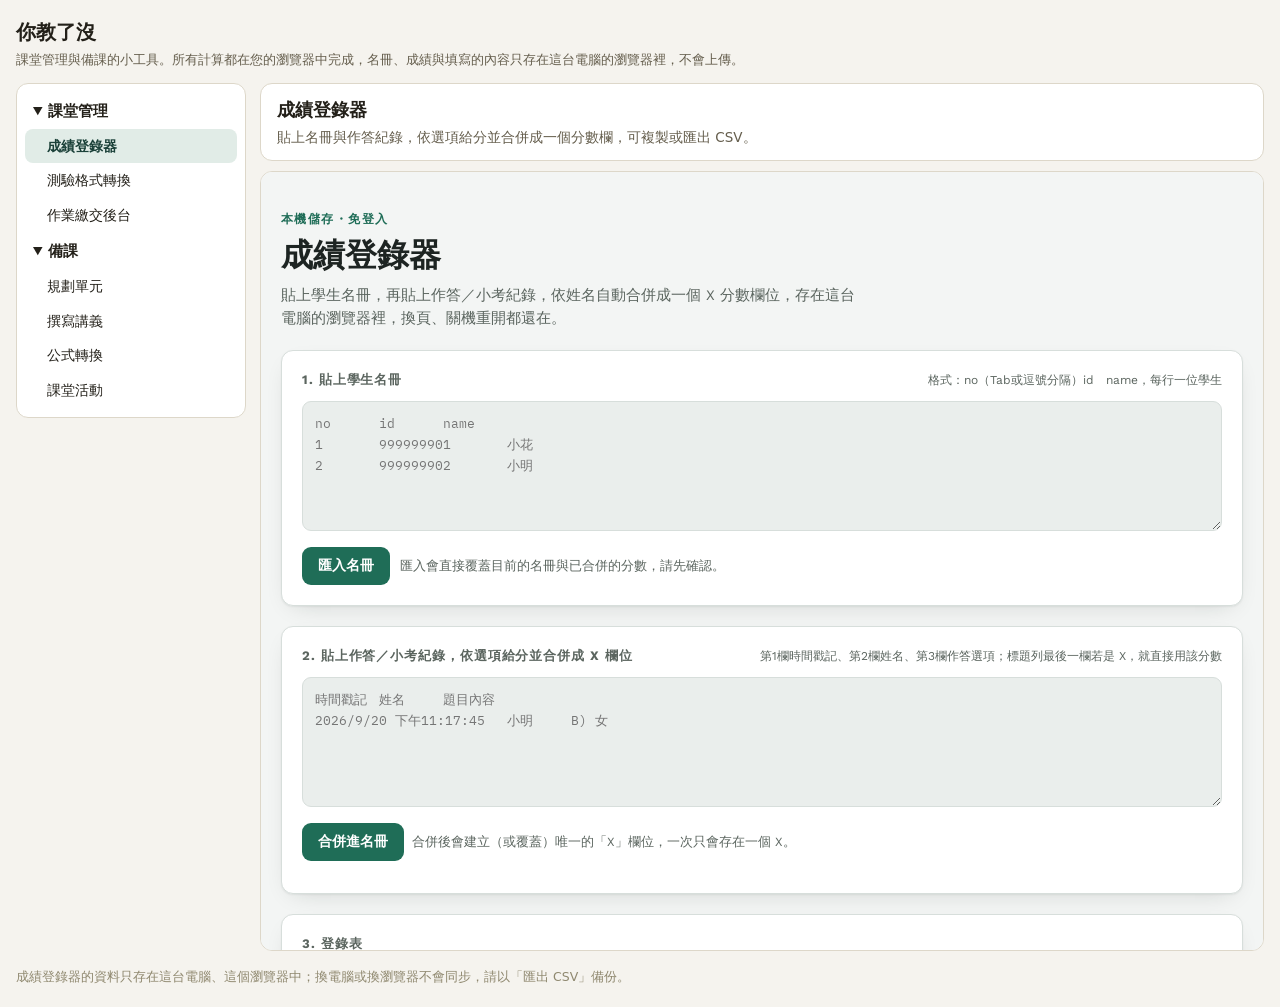
<file: index.html>
<!doctype html>
<html lang="zh-Hant">
<head>
<meta charset="utf-8"><meta name="robots" content="noindex, nofollow">
<meta name="viewport" content="width=device-width,initial-scale=1">
<title>你教了沒</title>
<style>
  :root{
    --bg:#f5f3ee; --surface:#ffffff; --border:#ddd7c9;
    --ink:#232019; --ink-soft:#655e4d; --ink-faint:#8f886f;
    --accent:#28594f; --accent-strong:#1b4139; --accent-soft:#e1ece7;
    --mono: ui-monospace, "Cascadia Mono", Consolas, monospace;
  }
  @media (prefers-color-scheme: dark){
    :root:not([data-theme="light"]){
      --bg:#141612; --surface:#1c1f1a; --border:#373d33;
      --ink:#eae7dc; --ink-soft:#b7b3a1; --ink-faint:#847e69;
      --accent:#79bda7; --accent-strong:#9bd2bf; --accent-soft:#213b34;
    }
  }
  :root[data-theme="dark"]{
    --bg:#141612; --surface:#1c1f1a; --border:#373d33;
    --ink:#eae7dc; --ink-soft:#b7b3a1; --ink-faint:#847e69;
    --accent:#79bda7; --accent-strong:#9bd2bf; --accent-soft:#213b34;
  }
  *{box-sizing:border-box}
  body{margin:0;background:var(--bg);color:var(--ink);font:15px/1.6 "Noto Sans TC","PingFang TC","Microsoft JhengHei",system-ui,sans-serif}
  header.top{max-width:1600px;margin:0 auto;padding:16px 16px 8px}
  header.top h1{margin:0;font-size:20px}
  header.top p{margin:2px 0 0;color:var(--ink-soft);font-size:13px}
  .layout{max-width:1600px;margin:0 auto;padding:4px 16px 16px;display:grid;grid-template-columns:230px minmax(0,1fr);gap:14px;align-items:start}
  #toc{position:sticky;top:12px;background:var(--surface);border:1px solid var(--border);border-radius:12px;padding:8px}
  #toc details{margin:2px 0}
  #toc summary{cursor:pointer;font-weight:700;font-size:14.5px;padding:6px 8px;border-radius:8px}
  #toc summary:hover{background:var(--bg)}
  #toc button{display:block;width:100%;text-align:left;border:0;background:none;color:var(--ink);font:inherit;font-size:14px;padding:6px 8px 6px 22px;border-radius:8px;cursor:pointer}
  #toc button:hover{background:var(--bg)}
  #toc button.on{background:var(--accent-soft);color:var(--accent-strong);font-weight:600}
  .work{display:flex;flex-direction:column;gap:10px;min-width:0}
  #sechead{background:var(--surface);border:1px solid var(--border);border-radius:12px;padding:12px 16px;display:flex;flex-wrap:wrap;align-items:center;justify-content:space-between;gap:10px 20px}
  #secinfo{flex:1 1 320px;min-width:0}
  /* 工具頁（iframe）可透過 postMessage 在標題列右側放一列操作按鈕，例如測驗格式轉換的挑題列 */
  #toolbar{display:flex;flex-wrap:wrap;align-items:center;gap:8px}
  #toolbar[hidden]{display:none}
  #toolbar .lbl{font-size:14.5px;font-weight:600;margin-right:4px}
  #toolbar .lbl b{color:var(--accent);font-family:var(--mono);font-variant-numeric:tabular-nums}
  #toolbar button{border:1px solid var(--border);background:var(--surface);color:var(--ink);padding:5px 12px;border-radius:8px;cursor:pointer;font:inherit;font-size:13.5px}
  #toolbar button:hover{border-color:var(--accent);color:var(--accent-strong)}
  #sechead h2{margin:0;font-size:18px}
  #sechead p{margin:2px 0 0;color:var(--ink-soft);font-size:13.5px}
  ol.steps{list-style:none;margin:10px 0 0;padding:0;display:flex;flex-wrap:wrap;gap:6px;align-items:center}
  ol.steps li{display:flex;align-items:center;gap:6px}
  ol.steps li+li::before{content:"→";color:var(--ink-faint)}
  ol.steps button{border:1px solid var(--border);background:var(--surface);color:var(--ink);padding:6px 12px;border-radius:8px;cursor:pointer;font:inherit;font-size:14px}
  ol.steps button b{font-family:var(--mono);margin-right:6px}
  ol.steps button.on{background:var(--accent);border-color:var(--accent);color:#fff}
  p.stepnote{margin:10px 0 0;padding:8px 12px;border-left:3px solid var(--accent);background:var(--bg);border-radius:0 8px 8px 0;font-size:14px;color:var(--ink)}
  p.extlinks{display:flex;flex-wrap:wrap;gap:8px}
  a.extlink{display:inline-block;margin-top:10px;background:var(--accent);color:#fff;text-decoration:none;padding:8px 16px;border-radius:8px;font-size:14.5px;font-weight:600}
  a.extlink:hover{background:var(--accent-strong)}
  iframe#view[hidden]{display:none}
  iframe#view{width:100%;height:calc(100vh - 120px);min-height:520px;border:1px solid var(--border);border-radius:12px;background:var(--surface)}
  footer{max-width:1600px;margin:0 auto;padding:0 16px 20px;color:var(--ink-faint);font-size:12.5px}
  /* 網站更新提示（與「論到你了」相同） */
  .newver{position:sticky;top:0;z-index:50;display:flex;flex-wrap:wrap;align-items:center;gap:10px;padding:10px 16px;background:#fbf0dc;color:#9a5b00;border-bottom:1px solid #9a5b00;font-weight:600}
  .newver[hidden]{display:none}
  .newver button{padding:5px 12px;border:1px solid #9a5b00;border-radius:8px;background:#9a5b00;color:#fff;font:inherit;cursor:pointer}
  .newver small{font-weight:400}
  @media (prefers-color-scheme: dark){
    :root:not([data-theme="light"]) .newver{background:#3a2f1c;color:#e7b360;border-color:#e7b360}
    :root:not([data-theme="light"]) .newver button{background:#e7b360;border-color:#e7b360;color:#141612}
  }
  @media (max-width:860px){
    .layout{grid-template-columns:minmax(0,1fr)}
    #toc{position:static}
    iframe#view{height:80vh}
  }
</style>
</head>
<body>
<div class="newver" id="newver" hidden>你教了沒已更新。<button type="button" id="newverbtn">重新整理，使用新版</button><small>（成績登錄器的資料存在這台瀏覽器裡，不會遺失；測驗格式轉換等工具的畫面內容會清空，需要重新上傳或貼上）</small></div>
<header class="top">
  <h1>你教了沒</h1>
  <p>課堂管理與備課的小工具。所有計算都在您的瀏覽器中完成，名冊、成績與填寫的內容只存在這台電腦的瀏覽器裡，不會上傳。</p>
</header>

<div class="layout">
  <aside id="toc" aria-label="工具目錄"></aside>
  <div class="work">
    <section id="sechead"><div id="secinfo"></div><div id="toolbar" hidden></div></section>
    <iframe id="view" title="工具"></iframe>
  </div>
</div>
<footer>成績登錄器的資料只存在這台電腦、這個瀏覽器中；換電腦或換瀏覽器不會同步，請以「匯出 CSV」備份。</footer>

<script>
// 側邊目錄：分組 → 項目 → 步驟；每個步驟在右側開啟一個工具頁面
const NAV = [
  { ch: "課堂管理", items: [
    { id: "grades", title: "成績登錄器", desc: "貼上名冊與作答紀錄，依選項給分並合併成一個分數欄，可複製或匯出 CSV。",
      steps: [{ label: "成績登錄器", src: "grades/" }] },
    { id: "aiken", title: "測驗格式轉換", desc: "把選擇題轉成 Moodle 匯入用的 Aiken 或 Moodle XML 格式（XML 可先指定配分），或把填空題轉成 Moodle 克漏字（Cloze）。",
      steps: [{ label: "選擇題（Aiken／XML）", src: "aiken/" },
              { label: "填空題（克漏字）", src: "cloze/",
                note: "貼上填空題文字，逐格填答案與配分，複製結果貼進 Moodle「克漏字」題目的內容欄。" }] },
    { id: "submit", title: "作業繳交後台", desc: "管理各班作業繳交：建立班級、設定作業名稱與說明、產生學生上傳網址。",
      links: [
        { label: "開啟作業繳交後台", href: "https://script.google.com/macros/s/AKfycbzXPWD3kQlTg8wk8ghZWeT_mmwLh3S2llUyhmh2SKTmSWFY794S0AhBkWEyX7xEXZeV/exec?page=admin" },
        { label: "作業檢視（Google Drive）", href: "https://drive.google.com/drive/folders/1TvYphbOlp-JqjF5r1BQRGBCDtVBJOSTe" }],
      steps: [{ label: "作業繳交後台",
        note: "後台會在新分頁開啟。若瀏覽器同時登入多個 Google 帳號而無法登入，請在按鈕上按右鍵，選「在無痕式視窗中開啟連結」。" }] }
  ] },
  { ch: "備課", items: [
    { id: "plan", title: "規劃單元", desc: "把教材切成彼此不重疊的子主題，決定這個單元要寫幾份講義。",
      steps: [{ label: "教學主題菜單", src: "prompt-generator/?embed=1&m=0",
        note: "先把教材上傳到同一個 NotebookLM 筆記本並開新對話；AI 會列出可教的子主題與「講義邊界速查」。" }] },
    { id: "handout", title: "撰寫講義", desc: "依子主題逐份撰寫講義；寫好後若某一段想更深入，再加以深化。",
      steps: [
        { label: "講義生成", src: "prompt-generator/?embed=1&m=1",
          note: "接在「規劃單元」同一個 NotebookLM 對話；貼上講義邊界速查，選一個子主題並調整講義結構。" },
        { label: "深化既有段落", src: "prompt-generator/?embed=1&m=2",
          note: "講義寫好後使用：從講義複製想展開的 ### 區塊，選擇深化方向，產出可直接替換的段落。" }] },
    { id: "latex", title: "公式轉換", desc: "把 NotebookLM 複製下來的公式，轉成 Notion 擴充功能 noeqtion 可一鍵轉換的格式。",
      steps: [{ label: "公式轉換", src: "latex/?embed=1",
        note: "在 NotebookLM 回答下方按「複製」貼到左欄，複製右欄結果貼到 Notion 網頁版，再按 Ctrl+Alt+M。" }] },
    { id: "activity", title: "課堂活動", desc: "依講義內容設計課堂上的小組討論。",
      steps: [{ label: "小組討論題", src: "prompt-generator/?embed=1&m=3",
        note: "接在寫出講義的同一個 NotebookLM 對話，不需要重貼講義。" }] }
  ] }
];
const ITEMS = NAV.flatMap(g => g.items);
const $ = id => document.getElementById(id);
const esc = s => String(s).replace(/[&<>"]/g, c => ({ "&": "&amp;", "<": "&lt;", ">": "&gt;", '"': "&quot;" }[c]));

let state = { item: "grades", step: {} };
try { Object.assign(state, JSON.parse(localStorage.getItem("toolbox-nav") || "{}")); } catch {}
if (!ITEMS.some(i => i.id === state.item)) state.item = "grades";
const save = () => { try { localStorage.setItem("toolbox-nav", JSON.stringify(state)); } catch {} };

// 按「重新整理，使用新版」後，工具頁網址加上 r=時間，避免 iframe 仍讀到瀏覽器快取的舊版（只在這個分頁有效）
let BUST = ""; try { BUST = sessionStorage.getItem("teach-bust") || ""; } catch {}
const withBust = src => !src || !BUST ? src : src + (src.includes("?") ? "&" : "?") + "r=" + BUST;

const item = () => ITEMS.find(i => i.id === state.item);
const stepIdx = () => Math.min(state.step[state.item] || 0, item().steps.length - 1);

function render() {
  $("toc").innerHTML = NAV.map(g => `<details open><summary>${esc(g.ch)}</summary>` +
    g.items.map(i => `<button data-item="${i.id}" class="${i.id === state.item ? "on" : ""}">${esc(i.title)}</button>`).join("") +
    `</details>`).join("");
  const it = item(), k = stepIdx(), st = it.steps[k];
  $("secinfo").innerHTML = `<h2>${esc(it.title)}</h2><p>${esc(it.desc)}</p>` +
    (it.steps.length > 1 ? `<ol class="steps">${it.steps.map((s, j) =>
      `<li><button data-step="${j}" class="${j === k ? "on" : ""}"><b>${j + 1}</b>${esc(s.label)}</button></li>`).join("")}</ol>` : "") +
    (st.note ? `<p class="stepnote">${esc(st.note)}</p>` : "") +
    (it.links ? `<p class="extlinks">${it.links.map(l =>
      `<a class="extlink" href="${esc(l.href)}" target="_blank" rel="noopener">${esc(l.label)} ↗</a>`).join("")}</p>` : "");
  $("view").hidden = !!it.links;
  if (it.links) { clearToolbar(); save(); return; }
  if ($("view").getAttribute("src") !== withBust(st.src)) { clearToolbar(); $("view").setAttribute("src", withBust(st.src)); }
  $("view").title = st.label;
  save();
}

// ---- 工具頁的標題列操作列 ----
// 工具頁送來 {type:"teach:toolbar", label:"已選 {n} / 50 題", strong:"50", buttons:[{id,text}], hidden}，
// 這裡畫在標題列右側並回覆 ack（工具頁收到後就隱藏自己頁內的同一列）；按鈕被按時把 id 傳回工具頁。
function clearToolbar() { $("toolbar").hidden = true; $("toolbar").innerHTML = ""; }
window.addEventListener("message", e => {
  const view = $("view");
  if (!view || e.source !== view.contentWindow) return;
  const d = e.data || {};
  if (d.type !== "teach:toolbar") return;
  e.source.postMessage({ type: "teach:toolbar-ack" }, "*");
  if (d.hidden) { clearToolbar(); return; }
  const lbl = esc(d.label || "").replace("{n}", `<b>${esc(d.strong || "")}</b>`);
  $("toolbar").innerHTML = `<span class="lbl">${lbl}</span>` +
    (d.buttons || []).map(b => `<button type="button" data-tb="${esc(b.id)}">${esc(b.text)}</button>`).join("");
  $("toolbar").hidden = false;
});
$("toolbar").addEventListener("click", e => {
  const b = e.target.closest("button[data-tb]"); if (!b) return;
  $("view").contentWindow.postMessage({ type: "teach:toolbar-click", id: b.dataset.tb }, "*");
});

$("toc").addEventListener("click", e => {
  const b = e.target.closest("button[data-item]"); if (!b) return;
  state.item = b.dataset.item; render();
  if (window.innerWidth < 860) $("sechead").scrollIntoView({ behavior: "smooth" });
});
$("sechead").addEventListener("click", e => {
  const b = e.target.closest("button[data-step]"); if (!b) return;
  state.step[state.item] = +b.dataset.step; render();
});
render();

// 網站更新提示：定期（與切回分頁時）讀取主頁與各工具頁的最新內容，和目前載入的版本比對；不同時顯示提示，按下即載入新版
(() => {
  const pages = [...new Set(["./"].concat(ITEMS.flatMap(i => i.steps.map(s => s.src).filter(Boolean)).map(s => s.split("?")[0])))];
  const loadedUrl = p => p === "./" ? location.pathname + location.search : withBust(p);
  const base = {};
  const get = (url, cache) => fetch(url, { cache }).then(r => r.ok ? r.text() : null).catch(() => null);
  // 基準：瀏覽器目前用的那一份（優先取快取，也就是畫面正在跑的版本）
  Promise.all(pages.map(p => get(loadedUrl(p), "force-cache").then(t => { base[p] = t; })));
  let last = Date.now();
  const check = async () => {
    if (!$("newver").hidden || Date.now() - last < 60000) return; last = Date.now();
    for (const p of pages) {
      if (!base[p]) continue;
      const t = await get(p + "?nv=" + Date.now(), "no-store");
      if (t && t !== base[p]) { $("newver").hidden = false; return; }
    }
  };
  setInterval(check, 5 * 60000);
  document.addEventListener("visibilitychange", () => { if (!document.hidden) check(); });
  window.addEventListener("focus", check);
  $("newverbtn").addEventListener("click", () => {
    const r = String(Date.now());
    try { sessionStorage.setItem("teach-bust", r); } catch {}
    location.href = location.pathname + "?r=" + r;
  });
})();
</script>
</body>
</html>
</file>
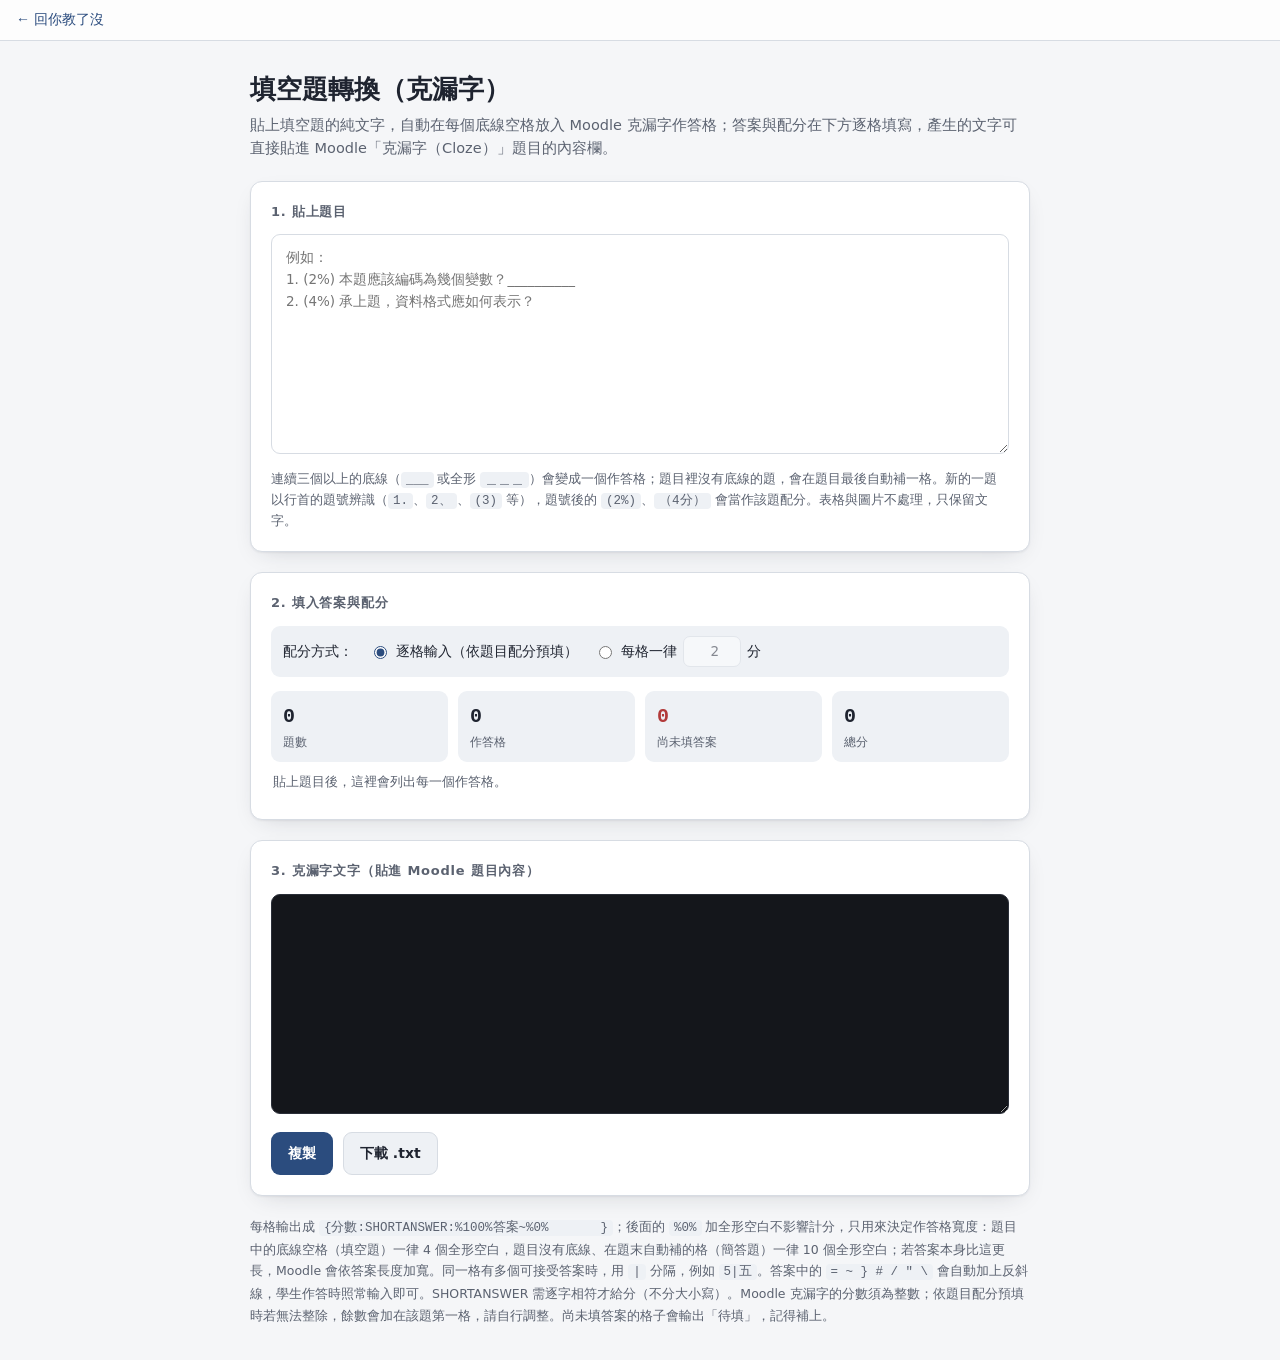
<file: cloze/index.html>
<!doctype html><html lang="zh-Hant"><head><meta charset=utf8><meta name="robots" content="noindex, nofollow"><meta name=viewport content="width=device-width,initial-scale=1"><title>填空題轉換（克漏字）</title></head><body>
<style>.toolbox-back{display:block;padding:10px 16px;font:500 14px/1.4 "Noto Sans TC","PingFang TC","Microsoft JhengHei",sans-serif;background:#ffffffcc;border-bottom:1px solid #d7dce3}.toolbox-back a{color:#2b4c7e;text-decoration:none}.toolbox-back a:hover{text-decoration:underline}@media (prefers-color-scheme:dark){.toolbox-back{background:#1b1e26cc;border-bottom-color:#333846}.toolbox-back a{color:#7fa3d6}}</style>
<nav class="toolbox-back"><a href="../">← 回你教了沒</a></nav><script>if(window.self!==window.top)document.querySelector(".toolbox-back").style.display="none"</script>
<style>
  :root{
    --bg:#F5F6F8; --surface:#FFFFFF; --surface-2:#EEF1F5; --border:#D7DCE3;
    --ink:#1F2430; --ink-muted:#5B6270;
    --accent:#2B4C7E; --accent-ink:#FFFFFF; --accent-soft:#E7EEF7;
    --good:#1F7A54; --good-soft:#E4F3EC;
    --bad:#B23A3A; --bad-soft:#FBEAEA;
    --mono-bg:#14161B; --mono-ink:#E7EAEF; --mono-border:#2A2E38;
    --shadow:0 1px 2px rgba(31,36,48,.06), 0 8px 24px -12px rgba(31,36,48,.22);
    --radius:12px;
  }
  @media (prefers-color-scheme: dark){
    :root:not([data-theme="light"]){
      --bg:#12141A; --surface:#1B1E26; --surface-2:#232733; --border:#333846;
      --ink:#E7EAEF; --ink-muted:#9AA2B2;
      --accent:#7FA3D6; --accent-ink:#0E1420; --accent-soft:#223148;
      --good:#4CAF7D; --good-soft:#16301F;
      --bad:#E27272; --bad-soft:#3A1E1E;
      --shadow:0 1px 2px rgba(0,0,0,.4), 0 8px 24px -12px rgba(0,0,0,.6);
    }
  }
  :root[data-theme="dark"]{
    --bg:#12141A; --surface:#1B1E26; --surface-2:#232733; --border:#333846;
    --ink:#E7EAEF; --ink-muted:#9AA2B2;
    --accent:#7FA3D6; --accent-ink:#0E1420; --accent-soft:#223148;
    --good:#4CAF7D; --good-soft:#16301F;
    --bad:#E27272; --bad-soft:#3A1E1E;
    --shadow:0 1px 2px rgba(0,0,0,.4), 0 8px 24px -12px rgba(0,0,0,.6);
  }
  *{box-sizing:border-box;}
  body{margin:0; background:var(--bg); color:var(--ink);
    font:14px/1.6 "Noto Sans TC","PingFang TC","Microsoft JhengHei",system-ui,sans-serif;}
  .wrap{max-width:820px; margin:0 auto; padding:28px 20px 40px; display:flex; flex-direction:column; gap:20px;}
  header h1{margin:0; font-size:26px;}
  header p{margin:4px 0 0; color:var(--ink-muted); font-size:14.5px; line-height:1.6;}
  .card{background:var(--surface); border:1px solid var(--border); border-radius:var(--radius); box-shadow:var(--shadow); padding:20px;}
  .card h2{font-size:13px; letter-spacing:.06em; font-weight:700; color:var(--ink-muted); margin:0 0 12px;}
  textarea{width:100%; resize:vertical; border:1px solid var(--border); border-radius:9px; padding:12px 14px;
    background:var(--surface); color:var(--ink); font:inherit; font-size:13.5px; line-height:1.6;}
  textarea:focus, input:focus{outline:2px solid var(--accent); outline-offset:-1px;}
  #src{min-height:220px;}
  #out{min-height:220px; background:var(--mono-bg); color:var(--mono-ink); border-color:var(--mono-border);
    font-family:ui-monospace,"Cascadia Mono",Consolas,monospace; font-size:12.5px; white-space:pre-wrap;}
  .hint{font-size:12.5px; color:var(--ink-muted); margin-top:8px; line-height:1.6;}
  .hint code, footer code{font-family:ui-monospace,Consolas,monospace; background:var(--surface-2); padding:1px 5px; border-radius:4px;}

  .modes{display:flex; flex-wrap:wrap; align-items:center; gap:8px 16px; padding:10px 12px; background:var(--surface-2); border-radius:9px; margin-bottom:14px; font-size:13.5px;}
  .modes label{display:inline-flex; align-items:center; gap:6px; cursor:pointer;}
  .modes input[type=radio]{accent-color:var(--accent);}
  input.num{width:58px; padding:4px 6px; border:1px solid var(--border); border-radius:7px; background:var(--surface); color:var(--ink); font:inherit; text-align:right;}
  input.num:disabled{opacity:.5;}

  .q{border:1px solid var(--border); border-radius:10px; padding:12px 14px; margin-top:10px;}
  .q-head{display:flex; align-items:baseline; gap:10px; flex-wrap:wrap; margin-bottom:6px;}
  .q-head b{font-size:14px;}
  .q-head .tot{font-size:12.5px; color:var(--ink-muted);}
  .q-head .tot.warn{color:var(--bad); font-weight:600;}
  .q-text{font-size:12.5px; color:var(--ink-muted); margin-bottom:8px; white-space:pre-wrap; max-height:4.8em; overflow:hidden;}
  .blank{display:grid; grid-template-columns:auto minmax(0,1fr) auto; gap:8px; align-items:center; margin-top:6px;}
  .blank .tag{font-size:12px; font-weight:700; color:var(--accent); background:var(--accent-soft); border-radius:6px; padding:2px 8px; white-space:nowrap;}
  .blank .tag.auto{color:var(--ink-muted); background:var(--surface-2);}
  .blank input.ans{width:100%; padding:6px 9px; border:1px solid var(--border); border-radius:7px; background:var(--surface); color:var(--ink); font:inherit;}
  .blank .pts{display:inline-flex; align-items:center; gap:4px; font-size:12.5px; color:var(--ink-muted);}
  .ctx{grid-column:2 / 4; font-size:12px; color:var(--ink-muted); margin-top:-2px;}
  .ctx mark{background:var(--accent-soft); color:var(--accent); border-radius:3px; padding:0 3px;}

  .summary{display:flex; flex-wrap:wrap; gap:10px; margin-bottom:4px;}
  .stat{flex:1 1 110px; background:var(--surface-2); border-radius:9px; padding:10px 12px;}
  .stat .n{font-family:ui-monospace,Consolas,monospace; font-size:20px; font-weight:600;}
  .stat .l{font-size:12px; color:var(--ink-muted);}
  .stat.bad .n{color:var(--bad);}
  .empty{font-size:13px; color:var(--ink-muted); padding:6px 2px;}

  .btn-row{display:flex; gap:10px; flex-wrap:wrap; margin-top:12px;}
  .btn{font:inherit; font-size:14px; font-weight:600; border-radius:9px; border:1px solid transparent; padding:9px 16px; cursor:pointer;}
  .btn-primary{background:var(--accent); color:var(--accent-ink);}
  .btn-ghost{background:var(--surface-2); color:var(--ink); border-color:var(--border);}
  .toast{position:fixed; left:50%; bottom:24px; transform:translateX(-50%); background:var(--ink); color:var(--bg);
    font-size:13px; padding:9px 16px; border-radius:20px; opacity:0; pointer-events:none; transition:opacity .2s;}
  .toast.show{opacity:1;}
  footer{font-size:12.5px; color:var(--ink-muted); line-height:1.7;}
  @media (max-width:560px){ .blank{grid-template-columns:minmax(0,1fr);} .ctx{grid-column:auto;} }
</style>

<div class="wrap">
  <header>
    <h1>填空題轉換（克漏字）</h1>
    <p>貼上填空題的純文字，自動在每個底線空格放入 Moodle 克漏字作答格；答案與配分在下方逐格填寫，產生的文字可直接貼進 Moodle「克漏字（Cloze）」題目的內容欄。</p>
  </header>

  <section class="card">
    <h2>1. 貼上題目</h2>
    <textarea id="src" spellcheck="false" placeholder="例如：&#10;1. (2%) 本題應該編碼為幾個變數？__________&#10;2. (4%) 承上題，資料格式應如何表示？"></textarea>
    <div class="hint">連續三個以上的底線（<code>___</code> 或全形 <code>＿＿＿</code>）會變成一個作答格；題目裡沒有底線的題，會在題目最後自動補一格。新的一題以行首的題號辨識（<code>1.</code>、<code>2、</code>、<code>(3)</code> 等），題號後的 <code>(2%)</code>、<code>（4分）</code> 會當作該題配分。表格與圖片不處理，只保留文字。</div>
  </section>

  <section class="card">
    <h2>2. 填入答案與配分</h2>
    <div class="modes">
      <span>配分方式：</span>
      <label><input type="radio" name="mode" value="manual" checked> 逐格輸入（依題目配分預填）</label>
      <label><input type="radio" name="mode" value="uniform"> 每格一律 <input class="num" id="uniform" type="number" min="1" step="1" value="2" disabled> 分</label>
    </div>
    <div class="summary">
      <div class="stat"><div class="n" id="sQ">0</div><div class="l">題數</div></div>
      <div class="stat"><div class="n" id="sB">0</div><div class="l">作答格</div></div>
      <div class="stat bad"><div class="n" id="sE">0</div><div class="l">尚未填答案</div></div>
      <div class="stat"><div class="n" id="sP">0</div><div class="l">總分</div></div>
    </div>
    <div id="list"><div class="empty">貼上題目後，這裡會列出每一個作答格。</div></div>
  </section>

  <section class="card">
    <h2>3. 克漏字文字（貼進 Moodle 題目內容）</h2>
    <textarea id="out" readonly spellcheck="false"></textarea>
    <div class="btn-row">
      <button class="btn btn-primary" id="copyBtn" type="button">複製</button>
      <button class="btn btn-ghost" id="dlBtn" type="button">下載 .txt</button>
    </div>
  </section>

  <footer>
    每格輸出成 <code>{分數:SHORTANSWER:%100%答案~%0%　　　　}</code>；後面的 <code>%0%</code> 加全形空白不影響計分，只用來決定作答格寬度：題目中的底線空格（填空題）一律 4 個全形空白，題目沒有底線、在題末自動補的格（簡答題）一律 10 個全形空白；若答案本身比這更長，Moodle 會依答案長度加寬。同一格有多個可接受答案時，用 <code>|</code> 分隔，例如 <code>5|五</code>。答案中的 <code>= ~ } # / " \</code> 會自動加上反斜線，學生作答時照常輸入即可。SHORTANSWER 需逐字相符才給分（不分大小寫）。Moodle 克漏字的分數須為整數；依題目配分預填時若無法整除，餘數會加在該題第一格，請自行調整。尚未填答案的格子會輸出「待填」，記得補上。
  </footer>
</div>
<div class="toast" id="toast"></div>

<script>
(function(){
  "use strict";
  var $ = function(id){ return document.getElementById(id); };
  var reBlank = /[_＿]{3,}/g;
  // 行首題號：1.  1、  1．  1)  (1)  （1）  第1題  Q1.
  var reQNum = /^\s*(?:Q\s*)?(?:[(（]\s*\d+\s*[)）]|第\s*\d+\s*題|\d+\s*[.、．:：)）](?!\d))/i;
  var rePoints = /^\s*(?:Q\s*)?(?:[(（]\s*\d+\s*[)）]|第\s*\d+\s*題|\d+\s*[.、．:：)）](?!\d))?\s*[(（]\s*(\d+(?:\.\d+)?)\s*(?:%|％|分)\s*[)）]/i;

  // answers / manual points kept by blank order, so editing the question text keeps what was typed
  var answers = [], manualPts = [], touchedPts = [];
  var model = {questions: [], blanks: 0};

  function parse(text){
    var lines = text.replace(/\r\n?/g, "\n").split("\n");
    // collapse runs of empty lines
    var clean = [];
    lines.forEach(function(l){
      var t = l.replace(/\s+$/, "");
      if (!t.trim() && clean.length && !clean[clean.length-1].trim()) return;
      clean.push(t);
    });
    while (clean.length && !clean[0].trim()) clean.shift();
    while (clean.length && !clean[clean.length-1].trim()) clean.pop();

    var qs = [], cur = null;
    clean.forEach(function(l){
      if (reQNum.test(l) || !cur){
        cur = {lines: [], points: null};
        var mp = l.match(rePoints);
        if (mp) cur.points = parseFloat(mp[1]);
        qs.push(cur);
      }
      cur.lines.push(l);
    });
    // locate blanks; a question without any underline gets one blank at its end
    qs.forEach(function(q){
      var n = 0;
      q.lines.forEach(function(l){ var m = l.match(reBlank); if (m) n += m.length; });
      q.auto = n === 0;
      q.nBlanks = n || 1;
    });
    return qs;
  }

  function escAns(s){ return s.replace(/[\\}#~\/"=]/g, "\\$&"); }
  function escHtml(s){ return String(s).replace(/[&<>"']/g, function(c){ return {"&":"&amp;","<":"&lt;",">":"&gt;","\"":"&quot;","'":"&#39;"}[c]; }); }

  function mode(){ return document.querySelector('input[name=mode]:checked').value; }

  // default manual points: split the question's (x%) evenly; remainder goes to its first blank
  function defaultPts(q, k){
    if (q.points == null) return 1;
    var base = Math.floor(q.points / q.nBlanks), rem = Math.round(q.points - base * q.nBlanks);
    return Math.max(1, base + (k === 0 ? rem : 0));
  }

  function ptsOf(q, k, gi){
    if (mode() === "uniform") return Math.max(1, parseInt($("uniform").value, 10) || 1);
    if (touchedPts[gi]) return Math.max(1, parseInt(manualPts[gi], 10) || 1);
    return defaultPts(q, k);
  }

  function buildList(){
    var qs = model.questions, gi = 0;
    if (!qs.length){ $("list").innerHTML = '<div class="empty">貼上題目後，這裡會列出每一個作答格。</div>'; return; }
    $("list").innerHTML = qs.map(function(q, qi){
      var title = q.lines[0].trim();
      var head = '<div class="q-head"><b>第 ' + (qi + 1) + ' 題</b>' + (q.points != null ? '<span class="tot" data-q="' + qi + '"></span>' : '<span class="tot" data-q="' + qi + '"></span>') + '</div>';
      var full = q.lines.join("\n");
      var blanks = "";
      // context snippets around each underline
      var ctxs = [];
      if (q.auto){
        ctxs.push(escHtml(full.replace(/\s+/g, " ").slice(-40)) + ' <mark>格</mark>');
      } else {
        var flat = full.replace(/\s+/g, " "), re = new RegExp(reBlank.source, "g"), m;
        while ((m = re.exec(flat))){
          ctxs.push(escHtml(flat.slice(Math.max(0, m.index - 24), m.index)) + ' <mark>格</mark> ' + escHtml(flat.slice(m.index + m[0].length, m.index + m[0].length + 16)));
        }
      }
      for (var k = 0; k < q.nBlanks; k++, gi++){
        blanks += '<div class="blank">' +
          '<span class="tag' + (q.auto ? ' auto' : '') + '">' + (q.auto ? '簡答格（題末）' : '填空格 ' + (k + 1)) + '</span>' +
          '<input class="ans" data-g="' + gi + '" placeholder="答案（多個可接受答案用 | 分隔）" value="' + escHtml(answers[gi] || "") + '">' +
          '<span class="pts"><input class="num pt" type="number" min="1" step="1" data-g="' + gi + '" data-q="' + qi + '" data-k="' + k + '"> 分</span>' +
          '<div class="ctx">…' + (ctxs[k] || "") + '…</div></div>';
      }
      return '<div class="q">' + head + '<div class="q-text">' + escHtml(title) + '</div>' + blanks + '</div>';
    }).join("");
    syncPts();
  }

  function syncPts(){
    var uni = mode() === "uniform";
    $("uniform").disabled = !uni;
    var qs = model.questions;
    Array.prototype.forEach.call(document.querySelectorAll("input.pt"), function(inp){
      var g = +inp.dataset.g, q = qs[+inp.dataset.q], k = +inp.dataset.k;
      inp.value = ptsOf(q, k, g);
      inp.disabled = uni;
    });
    // per-question totals vs stated (x%)
    var gi = 0;
    qs.forEach(function(q, qi){
      var sum = 0;
      for (var k = 0; k < q.nBlanks; k++, gi++) sum += ptsOf(q, k, gi);
      var el = document.querySelector('.tot[data-q="' + qi + '"]');
      if (!el) return;
      if (q.points != null){
        el.textContent = "題目配分 " + q.points + "，目前合計 " + sum + " 分" + (sum !== q.points ? "（不一致）" : "");
        el.classList.toggle("warn", sum !== q.points);
      } else {
        el.textContent = "合計 " + sum + " 分";
        el.classList.remove("warn");
      }
    });
    buildOutput();
  }

  function buildOutput(){
    var qs = model.questions, gi = 0, total = 0, emptyCnt = 0;
    // 作答格寬度：題目中的底線空格（填空題）4 個全形空白、題末自動補的格（簡答題）10 個全形空白
    var PAD_FILL = "~%0%" + "\u3000\u3000\u3000\u3000";
    var PAD_SHORT = "~%0%" + new Array(11).join("\u3000");
    var out = qs.map(function(q){
      var k = 0;
      function cloze(){
        var pad = q.auto ? PAD_SHORT : PAD_FILL;
        var g = gi++, p = ptsOf(q, k++, g);
        total += p;
        var alts = (answers[g] || "").split("|").map(function(x){ return x.trim(); }).filter(Boolean);
        if (!alts.length){ emptyCnt++; alts = ["待填"]; }
        return "{" + p + ":SHORTANSWER:" + alts.map(function(a){ return "%100%" + escAns(a); }).join("~") + pad + "}";
      }
      var lines = q.lines.map(function(l){ return l.replace(reBlank, function(){ return cloze(); }); });
      if (q.auto){
        // put the auto blank at the end of the last non-empty line
        for (var i = lines.length - 1; i >= 0; i--){ if (lines[i].trim()){ lines[i] = lines[i] + " " + cloze(); break; } }
      }
      return lines.join("\n");
    }).join("\n");
    $("out").value = out;
    $("sQ").textContent = qs.length;
    $("sB").textContent = model.blanks;
    $("sE").textContent = emptyCnt;
    $("sP").textContent = total;
  }

  function reparse(){
    model.questions = parse($("src").value);
    model.blanks = model.questions.reduce(function(s, q){ return s + q.nBlanks; }, 0);
    buildList();
  }

  var timer = null;
  $("src").addEventListener("input", function(){ clearTimeout(timer); timer = setTimeout(reparse, 300); });
  $("list").addEventListener("input", function(e){
    var t = e.target, g = +t.dataset.g;
    if (t.classList.contains("ans")){ answers[g] = t.value; buildOutput(); }
    else if (t.classList.contains("pt")){ manualPts[g] = t.value; touchedPts[g] = true; syncPts(); }
  });
  Array.prototype.forEach.call(document.querySelectorAll('input[name=mode]'), function(r){ r.addEventListener("change", syncPts); });
  $("uniform").addEventListener("input", syncPts);

  function toast(msg){
    var t = $("toast"); t.textContent = msg; t.classList.add("show");
    clearTimeout(toast._t); toast._t = setTimeout(function(){ t.classList.remove("show"); }, 2200);
  }

  // copy as rich text (one paragraph per line) so Moodle's editor keeps the line breaks; plain text as fallback
  $("copyBtn").addEventListener("click", function(){
    var text = $("out").value;
    if (!text){ toast("目前沒有內容可複製"); return; }
    var html = text.split("\n").map(function(l){ return "<p>" + (escHtml(l) || "&nbsp;") + "</p>"; }).join("");
    var done = function(){ toast("已複製，可直接貼進 Moodle 題目內容"); };
    var fallback = function(){
      var o = $("out"); o.removeAttribute("readonly"); o.select();
      try { document.execCommand("copy"); done(); } catch (e){ toast("複製失敗，請手動選取後 Ctrl+C"); }
      o.setAttribute("readonly", "true");
    };
    try {
      if (window.ClipboardItem && navigator.clipboard && navigator.clipboard.write){
        navigator.clipboard.write([new ClipboardItem({
          "text/html": new Blob([html], {type: "text/html"}),
          "text/plain": new Blob([text], {type: "text/plain"})
        })]).then(done).catch(fallback);
      } else fallback();
    } catch (e){ fallback(); }
  });

  $("dlBtn").addEventListener("click", function(){
    var text = $("out").value;
    if (!text){ toast("目前沒有內容可下載"); return; }
    var a = document.createElement("a");
    a.href = URL.createObjectURL(new Blob([text], {type: "text/plain;charset=utf-8"}));
    a.download = "克漏字.txt";
    document.body.appendChild(a); a.click(); document.body.removeChild(a);
    setTimeout(function(){ URL.revokeObjectURL(a.href); }, 4000);
  });
})();
</script>
</body></html>
</file>
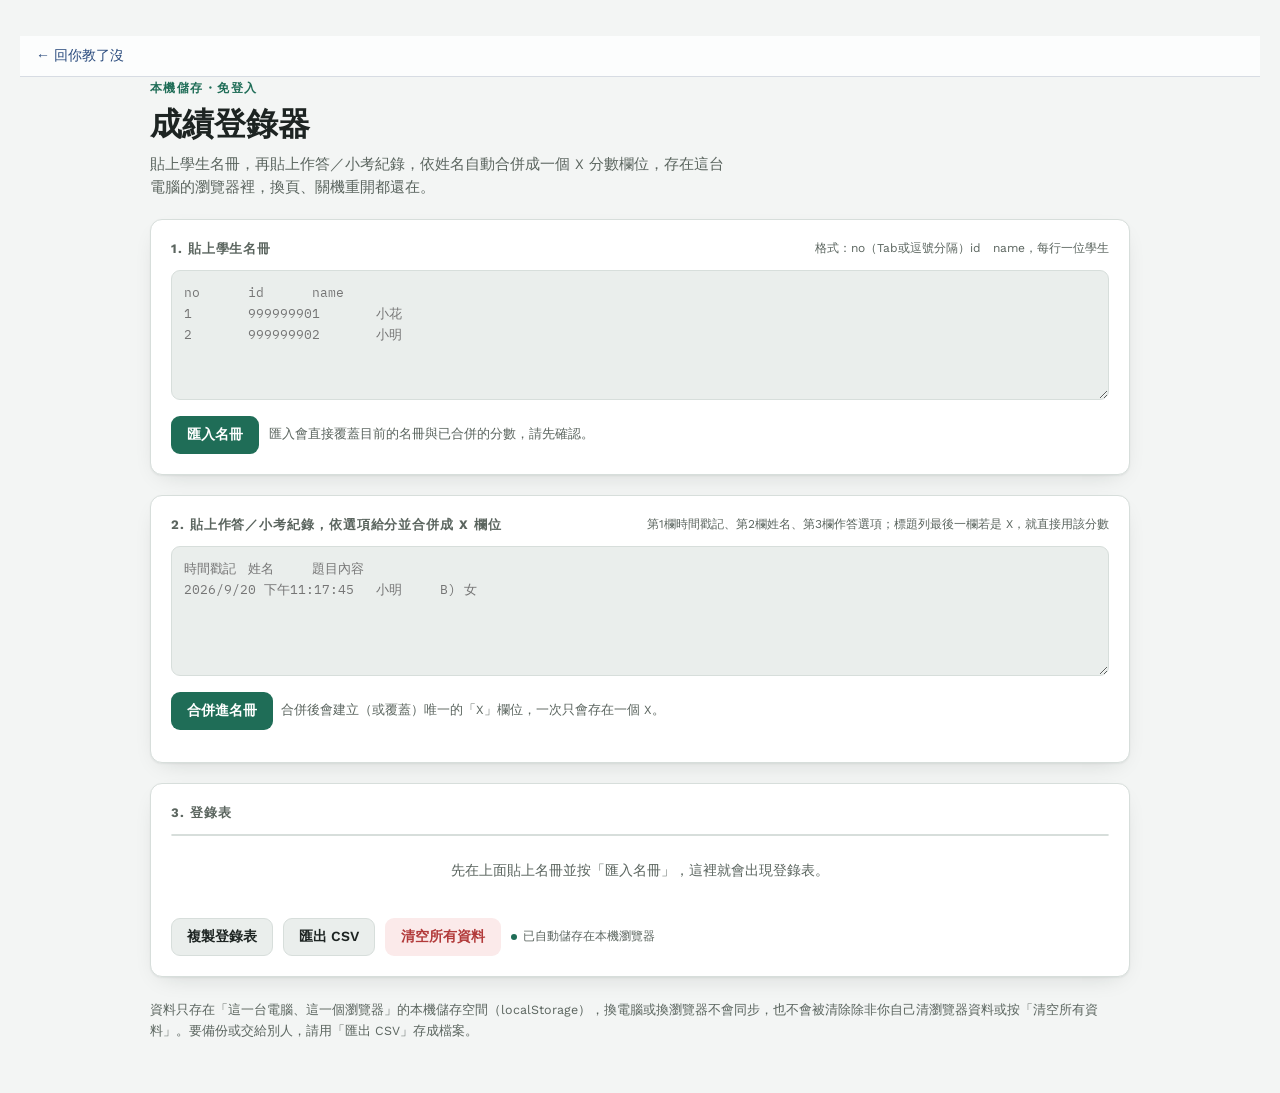
<file: grades/index.html>
<!DOCTYPE html>
<html lang="zh-Hant">
<head>
<meta charset="UTF-8"><meta name="robots" content="noindex, nofollow">
<meta name="viewport" content="width=device-width, initial-scale=1">
<title>成績登錄器</title>
<link rel="stylesheet" href="https://fonts.googleapis.com/css2?family=Work+Sans:wght@400;500;600;700&family=IBM+Plex+Mono:wght@400;500;600&display=swap">
<style>
  html, body{background:var(--bg,#F3F5F4); margin:0;}
  :root{
    --bg:#F3F5F4; --surface:#FFFFFF; --surface-2:#EAEEEC; --border:#D7DEDB;
    --ink:#1D2422; --ink-muted:#5B655F;
    --accent:#1F6D57; --accent-ink:#FFFFFF; --accent-soft:#E1EFE9;
    --bad:#B23A3A; --bad-soft:#FBEAEA;
    --shadow:0 1px 2px rgba(20,30,26,.06), 0 8px 24px -12px rgba(20,30,26,.2);
    --radius:12px;
  }
  @media (prefers-color-scheme: dark){
    :root:not([data-theme="light"]){
      --bg:#121614; --surface:#1A211E; --surface-2:#212A26; --border:#33403B;
      --ink:#E7EEEA; --ink-muted:#98A69F;
      --accent:#5FB394; --accent-ink:#08130F; --accent-soft:#1D3229;
      --bad:#E27272; --bad-soft:#3A1E1E;
      --shadow:0 1px 2px rgba(0,0,0,.4), 0 8px 24px -12px rgba(0,0,0,.6);
    }
  }
  :root[data-theme="dark"]{
    --bg:#121614; --surface:#1A211E; --surface-2:#212A26; --border:#33403B;
    --ink:#E7EEEA; --ink-muted:#98A69F;
    --accent:#5FB394; --accent-ink:#08130F; --accent-soft:#1D3229;
    --bad:#E27272; --bad-soft:#3A1E1E;
    --shadow:0 1px 2px rgba(0,0,0,.4), 0 8px 24px -12px rgba(0,0,0,.6);
  }

  [hidden]{display:none !important;}
  *{box-sizing:border-box;}
  body{
    background:var(--bg); color:var(--ink);
    font-family:"Work Sans", system-ui, -apple-system, "Noto Sans TC", sans-serif;
    padding-inline:20px; padding-block:36px;
  }
  .wrap{max-width:980px; margin:0 auto; display:flex; flex-direction:column; gap:20px;}

  header{display:flex; flex-direction:column; gap:6px;}
  .eyebrow{
    font-family:"IBM Plex Mono", monospace; font-size:12px; letter-spacing:.12em;
    text-transform:uppercase; color:var(--accent); font-weight:600;
  }
  h1{font-size:clamp(24px,4vw,32px); margin:0; font-weight:700; text-wrap:balance;}
  header p{margin:0; color:var(--ink-muted); font-size:14.5px; max-width:64ch; line-height:1.6;}

  .card{
    background:var(--surface); border:1px solid var(--border); border-radius:var(--radius);
    box-shadow:var(--shadow); padding:20px;
  }
  .card h2{
    font-size:13px; text-transform:uppercase; letter-spacing:.07em; font-weight:700;
    color:var(--ink-muted); margin:0 0 12px; display:flex; align-items:center; justify-content:space-between; gap:10px;
  }
  .card h2 .hint{font-size:12px; text-transform:none; letter-spacing:0; font-weight:400; color:var(--ink-muted);}

  textarea#rosterInput, textarea#mergeInput{
    width:100%; min-height:130px; resize:vertical; border:1px solid var(--border); border-radius:9px;
    padding:12px; font-family:"IBM Plex Mono", monospace; font-size:13px; line-height:1.6;
    background:var(--surface-2); color:var(--ink);
  }

  .btn{
    font-family:inherit; font-size:14px; font-weight:600; border-radius:9px; border:1px solid transparent;
    padding:9px 15px; cursor:pointer; display:inline-flex; align-items:center; gap:7px;
    transition:opacity .15s, transform .05s; white-space:nowrap;
  }
  .btn:active{transform:scale(.98);}
  .btn-primary{background:var(--accent); color:var(--accent-ink);}
  .btn-primary:disabled{opacity:.4; cursor:not-allowed;}
  .btn-ghost{background:var(--surface-2); color:var(--ink); border-color:var(--border);}
  .btn-danger{background:var(--bad-soft); color:var(--bad); border-color:transparent;}
  .btn-row{display:flex; gap:10px; flex-wrap:wrap; margin-top:12px; align-items:center;}

  .table-scroll{overflow-x:auto; border:1px solid var(--border); border-radius:10px;}
  table{border-collapse:collapse; width:100%; min-width:560px; font-size:13.5px;}
  thead th{
    position:sticky; top:0; background:var(--surface-2); text-align:left; font-weight:600;
    padding:9px 10px; border-bottom:1px solid var(--border); white-space:nowrap; color:var(--ink-muted);
  }
  thead th.col-score{color:var(--ink); text-align:center;}
  tbody td{padding:6px 10px; border-bottom:1px solid var(--border); font-variant-numeric:tabular-nums; white-space:nowrap;}
  tbody tr:last-child td{border-bottom:none;}
  tbody tr:hover{background:var(--surface-2);}
  td.col-name{font-weight:500; white-space:normal; min-width:110px;}
  td.col-id{font-family:"IBM Plex Mono", monospace; color:var(--ink-muted);}
  td.col-no{font-family:"IBM Plex Mono", monospace; color:var(--ink-muted); text-align:center;}
  td.col-score{text-align:center;}
  td.col-score input{
    width:64px; text-align:center; border:1px solid var(--border); border-radius:6px; padding:5px 4px;
    font-family:"IBM Plex Mono", monospace; font-size:13px; background:var(--surface); color:var(--ink);
  }
  .empty-hint{padding:26px 10px; text-align:center; color:var(--ink-muted); font-size:13.5px;}

  .merge-row{display:flex; gap:8px; flex-wrap:wrap; align-items:center; margin-top:12px;}
  .merge-row input[type=text]{
    border:1px solid var(--border); border-radius:8px; padding:8px 10px; font-size:13.5px;
    font-family:inherit; background:var(--surface-2); color:var(--ink); width:200px;
  }
  .merge-summary{
    margin-top:12px; font-size:13px; color:var(--ink-muted); background:var(--surface-2);
    border-radius:8px; padding:9px 12px;
  }
  .option-scores{
    margin-top:12px; border:1px solid var(--border); border-radius:10px; padding:12px 14px;
    display:flex; flex-direction:column; gap:8px;
  }
  .option-scores .opt-title{font-size:13px; color:var(--ink-muted); line-height:1.5;}
  .option-row{display:flex; align-items:center; gap:10px; flex-wrap:wrap;}
  .option-row .opt-label{flex:1 1 220px; font-size:13.5px; font-weight:500; min-width:0; overflow-wrap:anywhere;}
  .option-row .opt-count{font-size:12.5px; color:var(--ink-muted); font-variant-numeric:tabular-nums; min-width:44px;}
  .option-row input[type=number]{
    width:84px; text-align:center; border:1px solid var(--border); border-radius:6px; padding:6px 4px;
    font-family:"IBM Plex Mono", monospace; font-size:13px; background:var(--surface); color:var(--ink);
  }
  .unmatched{margin-top:12px; display:flex; flex-direction:column; gap:6px;}
  .unmatched-row{
    display:flex; align-items:center; justify-content:space-between; gap:8px;
    background:var(--surface-2); border-radius:8px; padding:7px 12px; font-size:13px;
  }
  .unmatched-row .name{font-weight:600;}

  .toast{
    position:fixed; left:50%; bottom:24px; transform:translateX(-50%);
    background:var(--ink); color:var(--bg); font-size:13px; padding:9px 16px; border-radius:20px;
    box-shadow:var(--shadow); opacity:0; pointer-events:none; transition:opacity .2s, bottom .2s;
  }
  .toast.show{opacity:1; bottom:32px;}

  .save-state{font-size:12px; color:var(--ink-muted); display:flex; align-items:center; gap:6px;}
  .save-state .dot{width:6px; height:6px; border-radius:50%; background:var(--accent);}

  footer{font-size:12.5px; color:var(--ink-muted); line-height:1.7; padding-block:2px 16px;}
  footer code{font-family:"IBM Plex Mono", monospace; background:var(--surface-2); padding:1px 5px; border-radius:4px;}

  @media (prefers-reduced-motion: reduce){ *{transition:none !important;} }
</style>
</head>
<body>
<style>.toolbox-back{display:block;padding:10px 16px;font:500 14px/1.4 "Noto Sans TC","PingFang TC","Microsoft JhengHei",sans-serif;background:#ffffffcc;border-bottom:1px solid #d7dce3}.toolbox-back a{color:#2b4c7e;text-decoration:none}.toolbox-back a:hover{text-decoration:underline}@media (prefers-color-scheme:dark){.toolbox-back{background:#1b1e26cc;border-bottom-color:#333846}.toolbox-back a{color:#7fa3d6}}</style>
<nav class="toolbox-back"><a href="../">← 回你教了沒</a></nav><script>if(window.self!==window.top)document.querySelector(".toolbox-back").style.display="none"</script>

<div class="wrap">

  <header>
    <div class="eyebrow">本機儲存・免登入</div>
    <h1>成績登錄器</h1>
    <p>貼上學生名冊，再貼上作答／小考紀錄，依姓名自動合併成一個 X 分數欄位，存在這台電腦的瀏覽器裡，換頁、關機重開都還在。</p>
  </header>

  <section class="card">
    <h2>1. 貼上學生名冊<span class="hint">格式：no（Tab或逗號分隔）id　name，每行一位學生</span></h2>
    <textarea id="rosterInput" placeholder="no&#9;id&#9;name&#10;1&#9;999999901&#9;小花&#10;2&#9;999999902&#9;小明"></textarea>
    <div class="btn-row">
      <button class="btn btn-primary" id="loadRosterBtn">匯入名冊</button>
      <span style="font-size:12.5px; color:var(--ink-muted);">匯入會直接覆蓋目前的名冊與已合併的分數，請先確認。</span>
    </div>
  </section>

  <section class="card">
    <h2>2. 貼上作答／小考紀錄，依選項給分並合併成 X 欄位<span class="hint">第1欄時間戳記、第2欄姓名、第3欄作答選項；標題列最後一欄若是 X，就直接用該分數</span></h2>
    <textarea id="mergeInput" placeholder="時間戳記&#9;姓名&#9;題目內容&#10;2026/9/20 下午11:17:45&#9;小明&#9;B) 女"></textarea>
    <div class="option-scores" id="optionScores" hidden></div>
    <div class="merge-row">
      <button class="btn btn-primary" id="mergeBtn">合併進名冊</button>
      <span style="font-size:12.5px; color:var(--ink-muted);">合併後會建立（或覆蓋）唯一的「X」欄位，一次只會存在一個 X。</span>
    </div>
    <div class="merge-summary" id="mergeSummary" hidden></div>
    <div class="unmatched" id="unmatchedList"></div>
  </section>

  <section class="card">
    <h2>3. 登錄表</h2>
    <div class="table-scroll">
      <table id="grid">
        <thead><tr id="headRow"></tr></thead>
        <tbody id="bodyRows"></tbody>
      </table>
    </div>
    <div class="empty-hint" id="emptyHint" hidden>先在上面貼上名冊並按「匯入名冊」，這裡就會出現登錄表。</div>

    <div class="btn-row">
      <button class="btn btn-ghost" id="copyGridBtn">複製登錄表</button>
      <button class="btn btn-ghost" id="exportBtn">匯出 CSV</button>
      <button class="btn btn-danger" id="clearBtn">清空所有資料</button>
      <span class="save-state"><span class="dot"></span><span id="saveLabel">已自動儲存在本機瀏覽器</span></span>
    </div>
  </section>

  <footer>
    資料只存在「這一台電腦、這一個瀏覽器」的本機儲存空間（localStorage），換電腦或換瀏覽器不會同步，也不會被清除除非你自己清瀏覽器資料或按「清空所有資料」。要備份或交給別人，請用「匯出 CSV」存成檔案。
  </footer>

</div>

<div class="toast" id="toast"></div>

<script>
(function(){
  "use strict";

  var STORAGE_KEY = "gradeRecorder_v1";

  var state = {
    students: [],   // {no, id, name, scores: {colId: number}}
    columns: []     // {id, name} — 目前固定只會有一個名叫 X 的欄位
  };

  var els = {
    rosterInput: document.getElementById("rosterInput"),
    loadRosterBtn: document.getElementById("loadRosterBtn"),
    headRow: document.getElementById("headRow"),
    bodyRows: document.getElementById("bodyRows"),
    emptyHint: document.getElementById("emptyHint"),
    grid: document.getElementById("grid"),
    exportBtn: document.getElementById("exportBtn"),
    clearBtn: document.getElementById("clearBtn"),
    toast: document.getElementById("toast"),
    saveLabel: document.getElementById("saveLabel"),
    mergeInput: document.getElementById("mergeInput"),
    optionScores: document.getElementById("optionScores"),
    mergeBtn: document.getElementById("mergeBtn"),
    mergeSummary: document.getElementById("mergeSummary"),
    unmatchedList: document.getElementById("unmatchedList"),
    copyGridBtn: document.getElementById("copyGridBtn")
  };

  var pendingUnmatched = []; // {name, value} entries not found in roster, shown as a plain list
  var optionScoreMap = {};   // 選項文字 → 使用者手動輸入的分數（字串，空白代表尚未填）
  var currentOptions = [];   // 目前貼上的紀錄中偵測到的選項，順序與畫面上的輸入框一致

  // ---- clipboard helper ----
  function copyToClipboard(text, successMsg){
    var done = function(){ showToast(successMsg || "已複製到剪貼簿"); };
    var fail = function(){
      var ta = document.createElement("textarea");
      ta.value = text;
      ta.style.position = "fixed";
      ta.style.opacity = "0";
      document.body.appendChild(ta);
      ta.focus();
      ta.select();
      try { document.execCommand("copy"); done(); }
      catch (e){ showToast("複製失敗，請手動選取後 Ctrl+C"); }
      document.body.removeChild(ta);
    };
    if (navigator.clipboard && navigator.clipboard.writeText){
      navigator.clipboard.writeText(text).then(done).catch(fail);
    } else {
      fail();
    }
  }

  function showToast(msg){
    els.toast.textContent = msg;
    els.toast.classList.add("show");
    clearTimeout(showToast._t);
    showToast._t = setTimeout(function(){ els.toast.classList.remove("show"); }, 2200);
  }

  function escapeHtml(s){
    return String(s).replace(/[&<>"']/g, function(c){
      return {"&":"&amp;","<":"&lt;",">":"&gt;","\"":"&quot;","'":"&#39;"}[c];
    });
  }

  function uid(){
    return "c" + Math.random().toString(36).slice(2, 9);
  }

  // ---- persistence ----
  function save(){
    try {
      localStorage.setItem(STORAGE_KEY, JSON.stringify(state));
      els.saveLabel.textContent = "已自動儲存在本機瀏覽器";
    } catch (e){
      els.saveLabel.textContent = "本機儲存失敗（可能是私密瀏覽模式），資料只在這次分頁有效";
    }
  }

  function load(){
    try {
      var raw = localStorage.getItem(STORAGE_KEY);
      if (!raw) return;
      var parsed = JSON.parse(raw);
      if (parsed && Array.isArray(parsed.students) && Array.isArray(parsed.columns)){
        state = parsed;
      }
    } catch (e){ /* ignore corrupt data, start fresh */ }
  }

  // ---- roster parsing ----
  function splitRow(line){
    if (line.indexOf("\t") !== -1) return line.split("\t");
    if (line.indexOf(",") !== -1) return line.split(",");
    return line.split(/\s{2,}/);
  }

  function looksLikeHeader(parts){
    return parts.some(function(p){
      return /^(no|id|name|座號|學號|姓名|編號)$/i.test(p.trim());
    });
  }

  function parseRoster(text){
    var lines = text.split(/\r\n|\r|\n/).map(function(l){ return l.trim(); }).filter(function(l){ return l !== ""; });
    if (!lines.length) return [];
    if (looksLikeHeader(splitRow(lines[0]))) lines.shift();
    return lines.map(function(line){
      var parts = splitRow(line).map(function(p){ return p.trim(); });
      return {
        no: parts[0] || "",
        id: parts[1] || "",
        name: parts[2] || "",
        scores: {}
      };
    }).filter(function(s){ return s.id || s.name; });
  }

  // ---- merge-by-name import (e.g. Kahoot/Google Form quiz export) ----
  // 固定格式：第1欄時間戳記、第2欄姓名、第3欄是作答選項（分數由使用者依選項手動輸入）
  // Google 試算表／Excel 複製出來的 Tab 分隔文字，含換行或雙引號的儲存格會被加上引號，
  // 逐字元解析才不會把一格內的換行誤當成新的一列。
  function parseTabRows(text){
    var rows = [], row = [], cur = "", inQ = false, i, c;
    for (i = 0; i < text.length; i++){
      c = text.charAt(i);
      if (inQ){
        if (c === '"'){
          if (text.charAt(i + 1) === '"'){ cur += '"'; i++; }
          else inQ = false;
        } else cur += c;
      } else if (c === '"' && cur === ""){
        inQ = true;
      } else if (c === "\t"){
        row.push(cur); cur = "";
      } else if (c === "\n" || c === "\r"){
        if (c === "\r" && text.charAt(i + 1) === "\n") i++;
        row.push(cur); rows.push(row); row = []; cur = "";
      } else cur += c;
    }
    if (cur !== "" || row.length){ row.push(cur); rows.push(row); }
    return rows;
  }

  function parseMergeData(text){
    var rows;
    if (text.indexOf("\t") !== -1){
      rows = parseTabRows(text);
    } else {
      rows = text.split(/\r\n|\r|\n/).map(function(l){ return splitRow(l); });
    }
    rows = rows.map(function(r){
      return r.map(function(p){ return p.replace(/\s+/g, " ").trim(); });
    }).filter(function(r){ return r.some(function(p){ return p !== ""; }); });

    var question = "";
    var scoreIdx = -1; // 標題列中名為 X／x 的欄位（可能在第3欄或第4欄）：資料已有人工給分，直接使用
    if (rows.length && /時間戳記|timestamp/i.test(rows[0].join(" "))){
      var head = rows.shift();
      question = head[2] || "";
      for (var h = head.length - 1; h >= 2; h--){
        if (head[h].toLowerCase() === "x"){ scoreIdx = h; break; }
      }
    }
    var hasScore = scoreIdx !== -1;
    var entries = rows.map(function(parts){
      if (parts.length < 3 || !parts[1]) return null;
      if (hasScore){
        var raw = parts[scoreIdx] === undefined ? "" : parts[scoreIdx];
        var v = Number(raw);
        return {name: parts[1], answer: "", score: raw !== "" && isFinite(v) ? v : null};
      }
      return {name: parts[1], answer: parts[2]};
    }).filter(Boolean);
    return {question: question, entries: entries, hasScore: hasScore};
  }

  function norm(s){ return String(s).replace(/[\s　]+/g, ""); }

  // 依序嘗試：姓名完全相同 → 填寫內容含有名冊的學號 → 填寫內容含有名冊的姓名
  function findStudent(raw){
    var n = norm(raw);
    if (!n) return null;
    var i, s;
    for (i = 0; i < state.students.length; i++){
      if (norm(state.students[i].name) === n) return {idx: i, how: ""};
    }
    for (i = 0; i < state.students.length; i++){
      var id = norm(state.students[i].id);
      if (id.length >= 5 && n.indexOf(id) !== -1) return {idx: i, how: "依學號比對"};
    }
    var best = -1, bestLen = 0, tie = false;
    for (i = 0; i < state.students.length; i++){
      s = norm(state.students[i].name);
      if (s.length >= 2 && n.indexOf(s) !== -1){
        if (s.length > bestLen){ best = i; bestLen = s.length; tie = false; }
        else if (s.length === bestLen){ tie = true; }
      }
    }
    if (best !== -1 && !tie) return {idx: best, how: "依姓名比對"};

    // 寫錯字：長度相同（至少3個字）、只差一個字，且名冊裡只有一位符合
    var near = [];
    if (n.length >= 3){
      for (i = 0; i < state.students.length; i++){
        s = norm(state.students[i].name);
        if (s.length !== n.length) continue;
        var diff = 0;
        for (var k = 0; k < s.length && diff < 2; k++){ if (s[k] !== n[k]) diff++; }
        if (diff === 1) near.push(i);
      }
    }
    if (near.length === 1) return {idx: near[0], how: "疑似比對（姓名差一個字，請確認）"};
    return null;
  }

  // 同一位學生重複作答只取第一筆；對不上名冊的依填寫內容去重
  function resolveEntries(entries){
    var assigned = {};   // 名冊 index → {answer, note}
    var unmatched = [];  // {name, answer}
    var seenRaw = {};
    entries.forEach(function(e){
      var m = findStudent(e.name);
      if (m){
        if (!Object.prototype.hasOwnProperty.call(assigned, m.idx)){
          assigned[m.idx] = {answer: e.answer, score: e.score, note: m.how ? m.how + "（原填：" + e.name + "）" : ""};
        }
      } else if (!seenRaw[e.name]){
        seenRaw[e.name] = true;
        unmatched.push({name: e.name, answer: e.answer, score: e.score});
      }
    });
    return {assigned: assigned, unmatched: unmatched};
  }

  function renderOptionScores(){
    var parsed = parseMergeData(els.mergeInput.value);
    if (parsed.hasScore){
      currentOptions = [];
      els.optionScores.hidden = false;
      els.optionScores.innerHTML = '<div class="opt-title">偵測到標題列有 X 欄，資料已有分數（共 ' +
        parsed.entries.length + ' 筆），將直接使用，不需要依選項給分。</div>';
      return;
    }
    var resolved = resolveEntries(parsed.entries);
    var counts = {};
    Object.keys(resolved.assigned).forEach(function(k){
      var a = resolved.assigned[k].answer;
      counts[a] = (counts[a] || 0) + 1;
    });
    resolved.unmatched.forEach(function(u){ counts[u.answer] = (counts[u.answer] || 0) + 1; });
    currentOptions = Object.keys(counts).sort(function(a, b){ return a.localeCompare(b, "zh-Hant"); });

    if (!currentOptions.length){
      els.optionScores.hidden = true;
      els.optionScores.innerHTML = "";
      return;
    }
    els.optionScores.hidden = false;
    var title = '<div class="opt-title">' + (parsed.question ? '題目：' + escapeHtml(parsed.question) + '<br>' : '') +
      '請依選項輸入分數（同一人重複作答只算第一筆；沒填的選項以 0 分計算）</div>';
    els.optionScores.innerHTML = title + currentOptions.map(function(opt, i){
      var saved = Object.prototype.hasOwnProperty.call(optionScoreMap, opt) ? optionScoreMap[opt] : "";
      return '<div class="option-row">' +
        '<span class="opt-label">' + escapeHtml(opt) + '</span>' +
        '<span class="opt-count">' + counts[opt] + ' 人</span>' +
        '<input type="number" step="any" inputmode="decimal" placeholder="分數" data-opt-idx="' + i + '" value="' + escapeHtml(saved) + '">' +
        '</div>';
    }).join("");
  }

  els.mergeInput.addEventListener("input", renderOptionScores);

  els.optionScores.addEventListener("input", function(e){
    var t = e.target;
    if (t.matches("input[data-opt-idx]")){
      optionScoreMap[currentOptions[Number(t.getAttribute("data-opt-idx"))]] = t.value;
    }
  });

  function renderUnmatched(){
    if (!pendingUnmatched.length){
      els.unmatchedList.innerHTML = "";
      return;
    }
    els.unmatchedList.innerHTML = pendingUnmatched.map(function(u){
      return '<div class="unmatched-row"><span class="name">' + escapeHtml(u.name) + '</span><span>' + escapeHtml(u.value) + ' 分</span></div>';
    }).join("");
  }

  els.copyGridBtn.addEventListener("click", function(){
    if (!state.students.length){ showToast("目前沒有資料可以複製"); return; }
    var hasNote = state.students.some(function(s){ return s.note; });
    var header = ["座號", "學號", "姓名"].concat(state.columns.map(function(c){ return c.name; }));
    if (hasNote) header.push("備註");
    var rows = [header.join("\t")];
    state.students.forEach(function(s){
      var row = [s.no, s.id, s.name];
      state.columns.forEach(function(col){
        var v = s.scores[col.id];
        row.push(v === undefined || v === null ? "" : v);
      });
      if (hasNote) row.push(s.note || "");
      rows.push(row.join("\t"));
    });
    copyToClipboard(rows.join("\n"), "已複製登錄表，可直接貼到 Excel");
  });

  els.mergeBtn.addEventListener("click", function(){
    if (!state.students.length){ showToast("請先匯入名冊"); return; }
    var colName = "X";
    var text = els.mergeInput.value;
    if (!text.trim()){ showToast("請先貼上要合併的紀錄"); return; }

    var parsed = parseMergeData(text);
    if (!parsed.entries.length){ showToast("沒有解析到任何資料，請確認格式"); return; }

    // 依選項換算分數；同一位學生重複作答只取第一筆（由 resolveEntries 處理）
    var emptyOptions = currentOptions.filter(function(opt){
      var v = optionScoreMap[opt];
      return v === undefined || v === "" || isNaN(Number(v));
    });
    var badScoreCount = 0;
    function scoreOf(item){
      if (parsed.hasScore){
        if (item.score === null || item.score === undefined){ badScoreCount++; return 0; }
        return item.score;
      }
      var raw = optionScoreMap[item.answer];
      var v = Number(raw);
      return (raw !== undefined && raw !== "" && isFinite(v)) ? v : 0;
    }
    var resolved = resolveEntries(parsed.entries);

    // 一次只會有一個 X 欄位：已存在就覆蓋重算，不存在才新增
    var col = state.columns.find(function(c){ return c.name === colName; });
    if (!col){
      col = {id: uid(), name: colName, weight: null};
      state.columns.push(col);
    }

    var matchedCount = 0, fuzzyCount = 0;
    state.students.forEach(function(s, idx){
      var hit = resolved.assigned[idx];
      if (hit){
        s.scores[col.id] = scoreOf(hit);
        s.note = hit.note;
        matchedCount++;
        if (hit.note) fuzzyCount++;
      } else {
        s.scores[col.id] = 0; // 名冊裡有、但這次紀錄沒出現 → 視為 0
        s.note = "";
      }
    });

    pendingUnmatched = resolved.unmatched.map(function(u){ return {name: u.name, value: scoreOf(u)}; });
    var noAnswerCount = state.students.length - matchedCount;

    save();
    render();
    renderUnmatched();

    els.mergeSummary.hidden = false;
    els.mergeSummary.textContent = "已建立「" + colName + "」欄位：" + matchedCount + " 位配對成功" +
      (fuzzyCount ? "（其中 " + fuzzyCount + " 位不是姓名完全相同，是依學號／姓名／疑似寫錯字比對，已在登錄表「備註」欄註記，請確認）" : "") + "、" +
      noAnswerCount + " 位名冊中沒作答（記為 0 分）、" +
      pendingUnmatched.length + " 筆名字對不上名冊（列在下方）。" +
      (emptyOptions.length ? "　注意：「" + emptyOptions.join("」「") + "」沒有填分數，已以 0 分計算。" : "") +
      (badScoreCount ? "　注意：有 " + badScoreCount + " 筆 X 欄不是數字，已以 0 分計算。" : "");

    els.mergeInput.value = "";
    optionScoreMap = {};
    renderOptionScores();
    showToast("已合併進名冊");
  });

  // ---- rendering ----
  function render(){
    var hasData = state.students.length > 0;
    els.grid.style.display = hasData ? "" : "none";
    els.emptyHint.hidden = hasData;

    // header
    var hasNote = state.students.some(function(s){ return s.note; });
    var headHtml = '<th>座號</th><th>學號</th><th>姓名</th>';
    state.columns.forEach(function(col){
      headHtml += '<th class="col-score" data-col="' + col.id + '">' + escapeHtml(col.name) + '</th>';
    });
    if (hasNote) headHtml += '<th>備註</th>';
    els.headRow.innerHTML = headHtml;

    // body
    els.bodyRows.innerHTML = state.students.map(function(s, i){
      var cells = '<td class="col-no">' + escapeHtml(s.no) + '</td>' +
        '<td class="col-id">' + escapeHtml(s.id) + '</td>' +
        '<td class="col-name">' + escapeHtml(s.name) + '</td>';
      state.columns.forEach(function(col){
        var v = s.scores[col.id];
        cells += '<td class="col-score"><input type="number" inputmode="decimal" data-row="' + i + '" data-col="' + col.id + '" value="' + (v !== undefined && v !== null ? v : "") + '"></td>';
      });
      if (hasNote) cells += '<td class="col-note">' + escapeHtml(s.note || "") + '</td>';
      return '<tr>' + cells + '</tr>';
    }).join("");
  }

  // ---- events ----
  els.loadRosterBtn.addEventListener("click", function(){
    var text = els.rosterInput.value;
    if (!text.trim()){ showToast("請先貼上名冊內容"); return; }
    var students = parseRoster(text);
    if (!students.length){ showToast("沒有解析到任何學生資料，請確認格式"); return; }
    students.sort(function(a, b){
      var na = Number(a.no), nb = Number(b.no);
      if (!isNaN(na) && !isNaN(nb)) return na - nb;
      return String(a.no).localeCompare(String(b.no));
    });
    state.students = students;
    save();
    render();
    showToast("已匯入 " + students.length + " 位學生");
  });

  els.bodyRows.addEventListener("input", function(e){
    var t = e.target;
    if (t.matches("input[data-row][data-col]")){
      var row = Number(t.getAttribute("data-row"));
      var colId = t.getAttribute("data-col");
      var val = t.value === "" ? "" : Number(t.value);
      state.students[row].scores[colId] = val;
      save();
    }
  });

  els.clearBtn.addEventListener("click", function(){
    if (!confirm("確定要清空名冊與所有已合併的分數嗎？這個動作無法復原。")) return;
    state = {students: [], columns: []};
    pendingUnmatched = [];
    els.mergeSummary.hidden = true;
    save();
    render();
    renderUnmatched();
    showToast("已清空");
  });

  els.exportBtn.addEventListener("click", function(){
    if (!state.students.length){ showToast("目前沒有資料可以匯出"); return; }
    var hasNote = state.students.some(function(s){ return s.note; });
    var header = ["座號", "學號", "姓名"].concat(state.columns.map(function(c){ return c.name; }));
    if (hasNote) header.push("備註");
    var rows = [header];
    state.students.forEach(function(s){
      var row = [s.no, s.id, s.name];
      state.columns.forEach(function(col){
        var v = s.scores[col.id];
        row.push(v === undefined || v === null || v === "" ? "" : v);
      });
      if (hasNote) row.push(s.note || "");
      rows.push(row);
    });
    var csv = rows.map(function(r){
      return r.map(function(cell){
        var str = String(cell);
        if (/[",\n]/.test(str)) str = '"' + str.replace(/"/g, '""') + '"';
        return str;
      }).join(",");
    }).join("\r\n");
    var blob = new Blob(["﻿" + csv], {type: "text/csv;charset=utf-8"});
    var url = URL.createObjectURL(blob);
    var a = document.createElement("a");
    a.href = url;
    a.download = "成績登錄.csv";
    document.body.appendChild(a);
    a.click();
    document.body.removeChild(a);
    setTimeout(function(){ URL.revokeObjectURL(url); }, 1000);
    showToast("已下載 CSV");
  });

  load();
  render();
})();
</script>
</body>
</html>
</file>
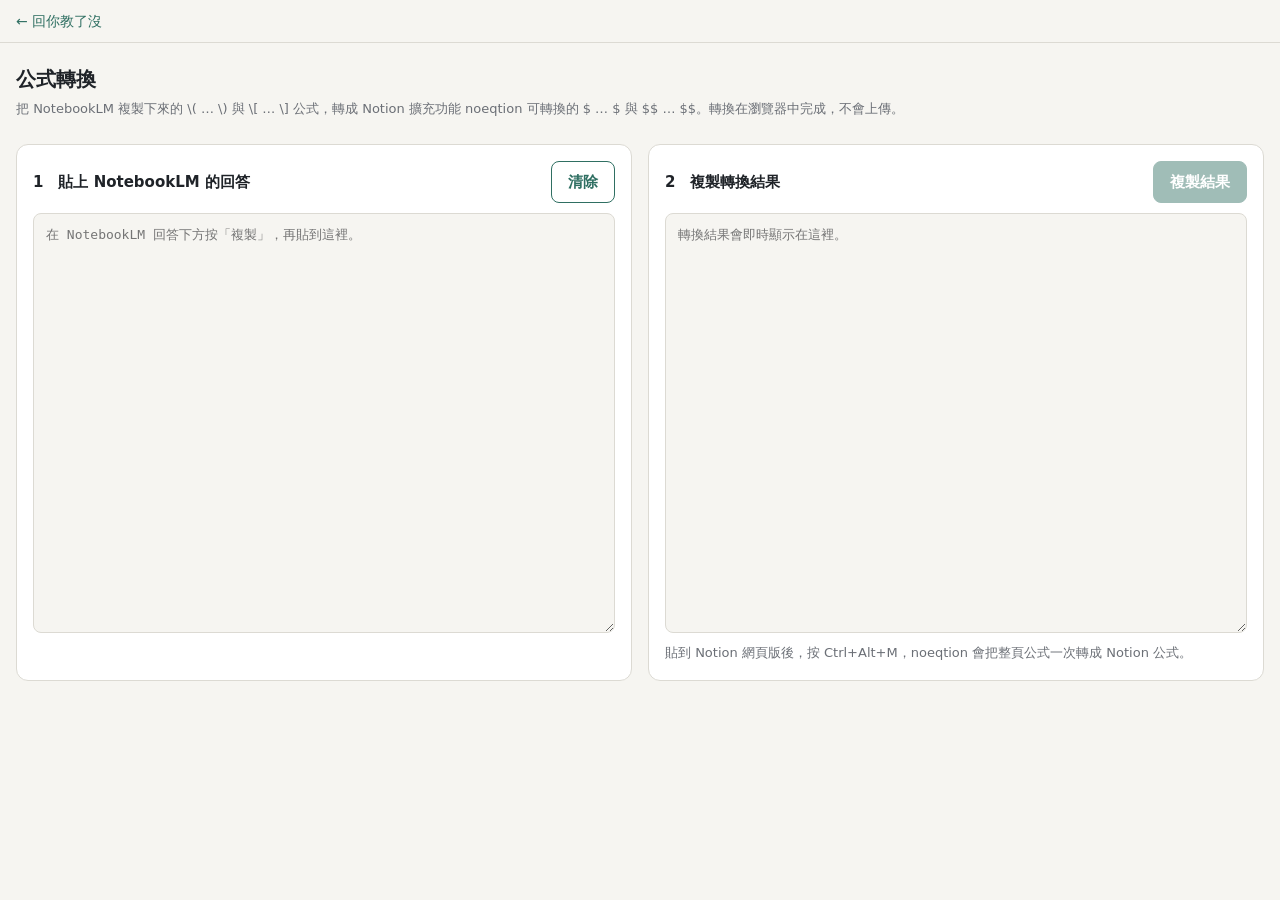
<file: latex/index.html>
<!doctype html>
<html lang="zh-Hant">
<head>
<meta charset="utf-8">
<meta name="robots" content="noindex, nofollow">
<meta name="viewport" content="width=device-width,initial-scale=1">
<title>公式轉換</title>
<style>
:root {
  --bg: #f6f5f1; --panel: #ffffff; --text: #1f2328; --muted: #6b6f76;
  --line: #dcdad3; --accent: #2f6f62; --accent-soft: #e3efec;
  --mono: ui-monospace, "Cascadia Mono", Consolas, monospace;
}
@media (prefers-color-scheme: dark) {
  :root:not([data-theme="light"]) {
    --bg: #17191c; --panel: #1f2226; --text: #e6e6e3; --muted: #9a9ea5;
    --line: #33373d; --accent: #6cbfae; --accent-soft: #233631;
  }
}
:root[data-theme="dark"] {
  --bg: #17191c; --panel: #1f2226; --text: #e6e6e3; --muted: #9a9ea5;
  --line: #33373d; --accent: #6cbfae; --accent-soft: #233631;
}
* { box-sizing: border-box; }
body {
  margin: 0; background: var(--bg); color: var(--text);
  font: 15px/1.6 "Microsoft JhengHei", "PingFang TC", "Noto Sans TC", system-ui, sans-serif;
}
.toolbox-back { display: block; padding: 10px 16px; font-size: 14px; border-bottom: 1px solid var(--line); }
.toolbox-back a { color: var(--accent); text-decoration: none; }
.embed .toolbox-back, .embed header { display: none; }
header { padding: 20px 16px 8px; max-width: 1280px; margin: 0 auto; }
header h1 { margin: 0; font-size: 20px; }
header p { margin: 4px 0 0; color: var(--muted); font-size: 13px; }
main {
  max-width: 1280px; margin: 0 auto; padding: 16px;
  display: grid; grid-template-columns: minmax(0, 1fr) minmax(0, 1fr); gap: 16px;
}
@media (max-width: 860px) { main { grid-template-columns: minmax(0, 1fr); } }
.panel { background: var(--panel); border: 1px solid var(--line); border-radius: 12px; padding: 16px; display: flex; flex-direction: column; gap: 10px; }
.bar { display: flex; align-items: center; justify-content: space-between; gap: 10px; min-height: 40px; }
.bar b { font-size: 15px; }
.bar span { color: var(--muted); font-size: 13px; }
textarea {
  width: 100%; min-height: 420px; resize: vertical; padding: 10px 12px;
  border: 1px solid var(--line); border-radius: 8px; background: var(--bg); color: var(--text);
  font: 13px/1.7 var(--mono);
}
button {
  border: 1px solid var(--accent); background: var(--accent); color: var(--panel);
  padding: 8px 16px; border-radius: 8px; cursor: pointer; font: inherit; font-weight: 600;
}
button.ghost { background: transparent; color: var(--accent); }
button:disabled { opacity: .45; cursor: default; }
.btns { display: flex; gap: 8px; }
.note { color: var(--muted); font-size: 13px; margin: 0; }
</style>
</head>
<body>
<nav class="toolbox-back"><a href="../">← 回你教了沒</a></nav>
<header>
  <h1>公式轉換</h1>
  <p>把 NotebookLM 複製下來的 \( … \) 與 \[ … \] 公式，轉成 Notion 擴充功能 noeqtion 可轉換的 $ … $ 與 $$ … $$。轉換在瀏覽器中完成，不會上傳。</p>
</header>
<main>
  <section class="panel">
    <div class="bar"><b>1　貼上 NotebookLM 的回答</b><button class="ghost" id="clear">清除</button></div>
    <textarea id="src" placeholder="在 NotebookLM 回答下方按「複製」，再貼到這裡。"></textarea>
  </section>
  <section class="panel">
    <div class="bar"><b>2　複製轉換結果</b><span id="count"></span>
      <div class="btns"><button id="copy" disabled>複製結果</button></div></div>
    <textarea id="out" readonly placeholder="轉換結果會即時顯示在這裡。"></textarea>
    <p class="note">貼到 Notion 網頁版後，按 Ctrl+Alt+M，noeqtion 會把整頁公式一次轉成 Notion 公式。</p>
  </section>
</main>
<script>
if (window.self !== window.top || new URLSearchParams(location.search).get("embed")) document.body.classList.add("embed");
const $ = id => document.getElementById(id);

// NotebookLM 的複製結果有時會把反斜線再跳脫一次（\\( … \\)），因此分隔符號允許 1–2 個反斜線
// 公式內部：若分隔符號被跳脫過，先把 \\ 還原成 \；再還原 Markdown 跳脫字元（\_ \* \#），並把換行壓成空白
const clean = (s, doubled) => (doubled ? s.replace(/\\\\/g, "\\") : s)
  .replace(/\\([_*#])/g, "$1").replace(/\s*\n\s*/g, " ").trim();

function convert(text) {
  let n = 0;
  // 獨立公式 \[ … \]（可跨行）→ 單獨一行的 $$ … $$
  text = text.replace(/[ \t]*(\\{1,2})\[([\s\S]+?)\1\][ \t]*/g,
    (_, b, m) => { n++; return `\n$$${clean(m, b.length === 2)}$$\n`; });
  // 行內公式 \( … \) → $ … $
  text = text.replace(/(\\{1,2})\(([\s\S]+?)\1\)/g,
    (_, b, m) => { n++; return `$${clean(m, b.length === 2)}$`; });
  return { text: text.replace(/\n{3,}/g, "\n\n"), n };
}

function update() {
  const src = $("src").value;
  const { text, n } = convert(src);
  $("out").value = src ? text : "";
  $("count").textContent = src ? `轉換 ${n} 個公式` : "";
  $("copy").disabled = !src;
}

$("src").addEventListener("input", update);
$("clear").addEventListener("click", () => { $("src").value = ""; update(); $("src").focus(); });
$("copy").addEventListener("click", async () => {
  try { await navigator.clipboard.writeText($("out").value); }
  catch { $("out").select(); document.execCommand("copy"); }
  $("copy").textContent = "已複製";
  setTimeout(() => ($("copy").textContent = "複製結果"), 1500);
});
update();
</script>
</body>
</html>
</file>
